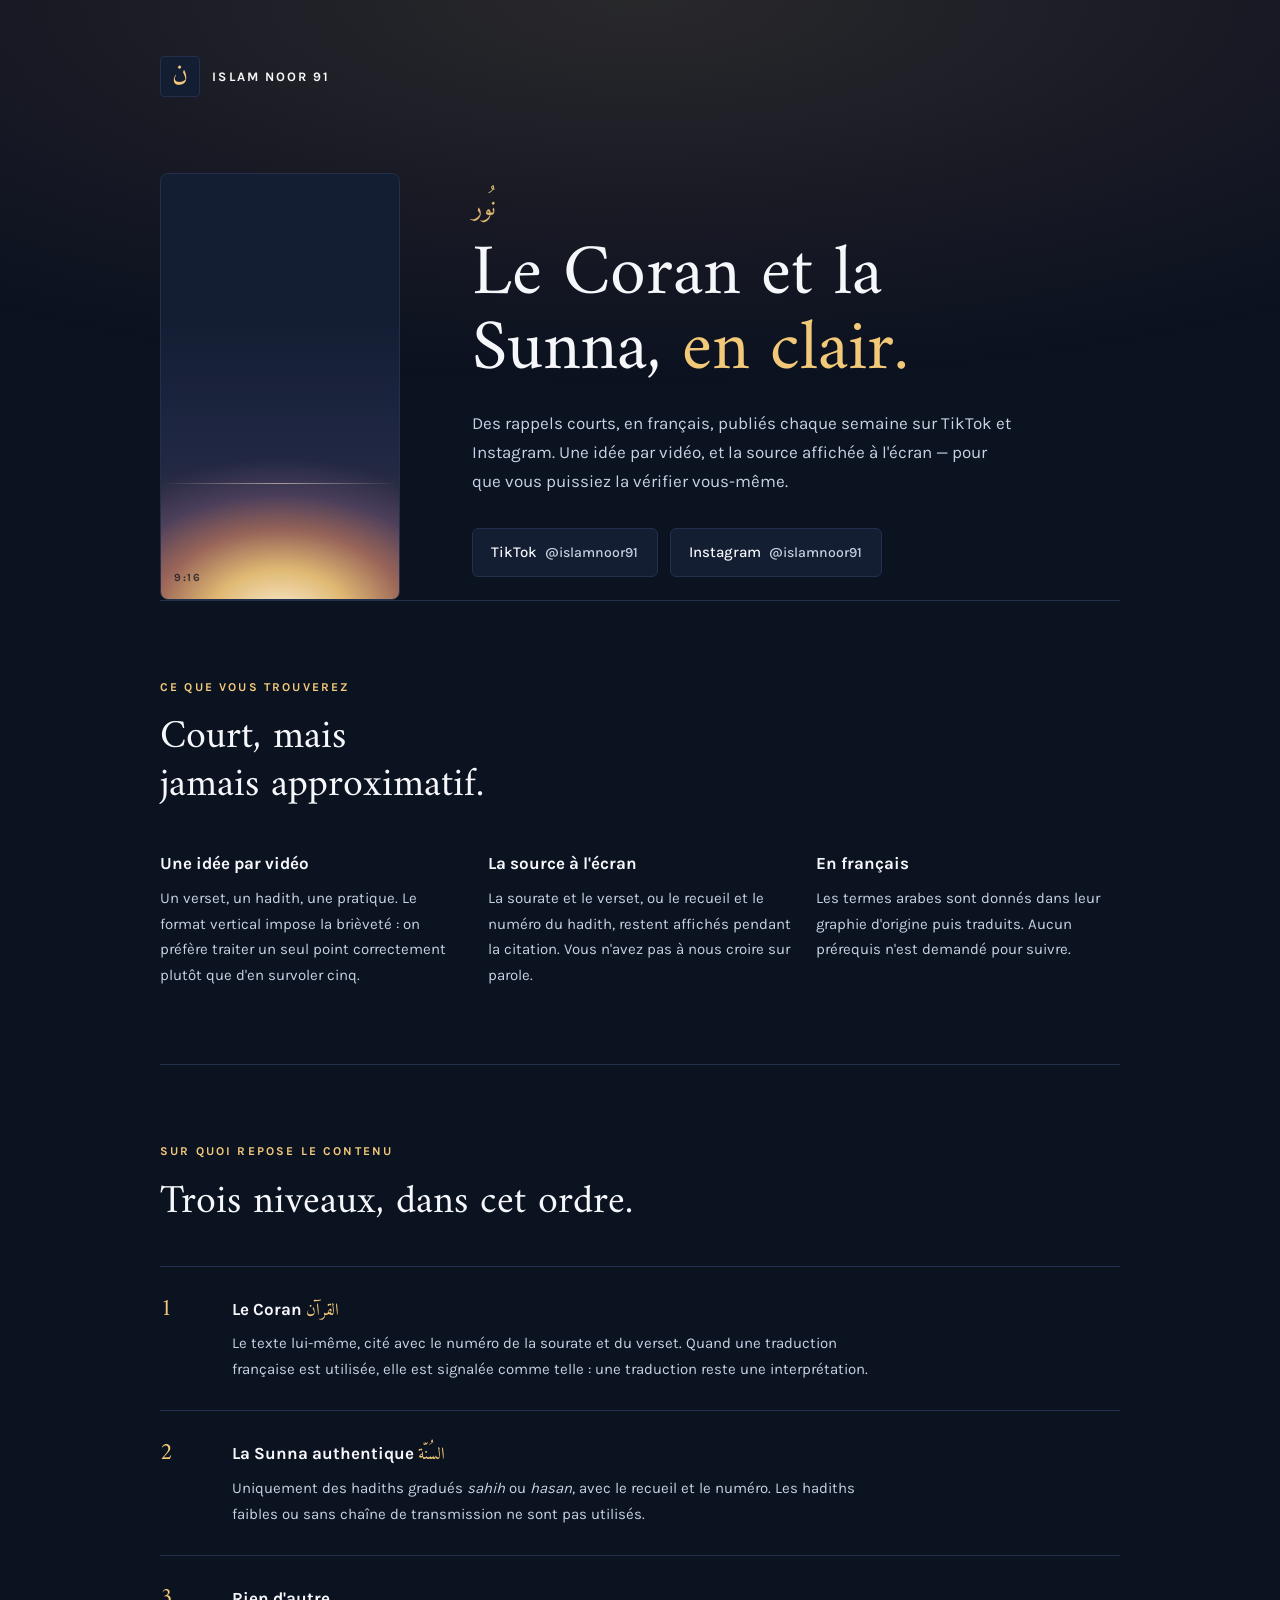
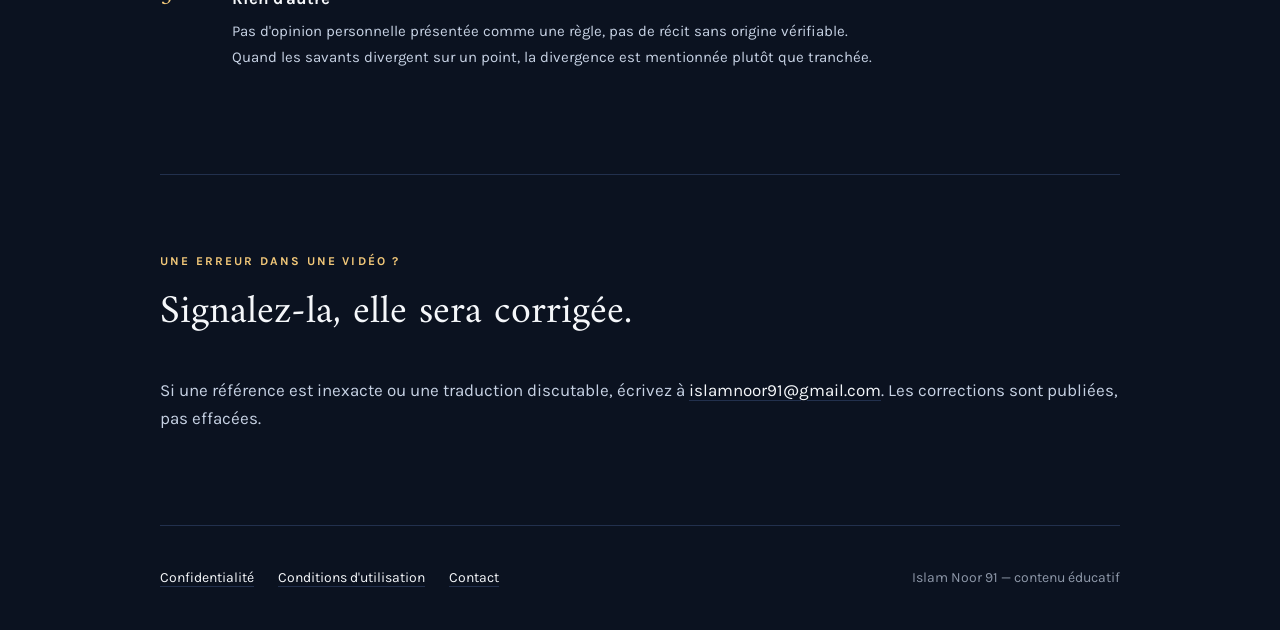
<file: index.html>
<!DOCTYPE html>
<html lang="fr">
<head>
<meta charset="UTF-8">
<meta name="viewport" content="width=device-width, initial-scale=1">
<title>Islam Noor 91 — Le Coran et la Sunna, en clair</title>
<meta name="description" content="Rappels islamiques courts en français, publiés sur TikTok et Instagram. Chaque vidéo cite sa source : le Coran ou un hadith authentique.">
<link rel="icon" href="data:image/svg+xml,<svg xmlns='http://www.w3.org/2000/svg' viewBox='0 0 32 32'><rect width='32' height='32' rx='6' fill='%230b1220'/><text x='16' y='24' font-size='22' text-anchor='middle' fill='%23f2c879' font-family='serif'>&#1606;</text></svg>">
<meta property="og:type" content="website">
<meta property="og:title" content="Islam Noor 91 — Le Coran et la Sunna, en clair">
<meta property="og:description" content="Rappels islamiques courts en français. Chaque vidéo cite sa source : le Coran ou un hadith authentique.">
<meta property="og:locale" content="fr_FR">
<meta name="twitter:card" content="summary">
<link rel="stylesheet" href="fonts.css">
<link rel="stylesheet" href="style.css">
</head>
<body>

<div class="enveloppe">

  <header class="bande-premiere">
    <a class="marque" href="index.html">
      <span class="marque-glyphe" aria-hidden="true">&#1606;</span>
      <span class="marque-nom">Islam Noor 91</span>
    </a>
  </header>

  <main>

    <section class="heros">
      <div class="ouverture">
        <div class="ouverture-lumiere"></div>
        <div class="ouverture-horizon"></div>
        <span class="ouverture-ratio">9:16</span>
      </div>

      <div>
        <p class="heros-arabe" lang="ar">&#1606;&#1615;&#1608;&#1585;</p>
        <h1 class="heros-titre">Le Coran et la Sunna, <em>en clair.</em></h1>
        <p class="heros-texte">
          Des rappels courts, en français, publiés chaque semaine sur TikTok et
          Instagram. Une idée par vidéo, et la source affichée à l'écran —
          pour que vous puissiez la vérifier vous-même.
        </p>

        <div class="liens">
          <a class="lien-plateforme" href="https://www.tiktok.com/@islamnoor91" rel="me noopener" target="_blank">
            TikTok <span class="lien-arobase">@islamnoor91</span>
          </a>
          <a class="lien-plateforme" href="https://www.instagram.com/islamnoor91" rel="me noopener" target="_blank">
            Instagram <span class="lien-arobase">@islamnoor91</span>
          </a>
        </div>
      </div>
    </section>

    <section class="bande">
      <p class="surtitre">Ce que vous trouverez</p>
      <h2 class="titre-section">Court, mais jamais approximatif.</h2>

      <div class="grille">
        <div>
          <h3 class="carte-titre">Une idée par vidéo</h3>
          <p class="carte-texte">
            Un verset, un hadith, une pratique. Le format vertical impose la
            brièveté : on préfère traiter un seul point correctement plutôt
            que d'en survoler cinq.
          </p>
        </div>
        <div>
          <h3 class="carte-titre">La source à l'écran</h3>
          <p class="carte-texte">
            La sourate et le verset, ou le recueil et le numéro du hadith,
            restent affichés pendant la citation. Vous n'avez pas à nous
            croire sur parole.
          </p>
        </div>
        <div>
          <h3 class="carte-titre">En français</h3>
          <p class="carte-texte">
            Les termes arabes sont donnés dans leur graphie d'origine puis
            traduits. Aucun prérequis n'est demandé pour suivre.
          </p>
        </div>
      </div>
    </section>

    <section class="bande">
      <p class="surtitre">Sur quoi repose le contenu</p>
      <h2 class="titre-section">Trois niveaux, dans cet ordre.</h2>

      <ol class="sources">
        <li class="source">
          <h3 class="source-titre">Le Coran <span lang="ar">&#1575;&#1604;&#1602;&#1585;&#1570;&#1606;</span></h3>
          <p class="source-texte">
            Le texte lui-même, cité avec le numéro de la sourate et du verset.
            Quand une traduction française est utilisée, elle est signalée
            comme telle : une traduction reste une interprétation.
          </p>
        </li>
        <li class="source">
          <h3 class="source-titre">La Sunna authentique <span lang="ar">&#1575;&#1604;&#1587;&#1615;&#1606;&#1617;&#1577;</span></h3>
          <p class="source-texte">
            Uniquement des hadiths gradués <em>sahih</em> ou <em>hasan</em>,
            avec le recueil et le numéro. Les hadiths faibles ou sans chaîne
            de transmission ne sont pas utilisés.
          </p>
        </li>
        <li class="source">
          <h3 class="source-titre">Rien d'autre</h3>
          <p class="source-texte">
            Pas d'opinion personnelle présentée comme une règle, pas de récit
            sans origine vérifiable. Quand les savants divergent sur un point,
            la divergence est mentionnée plutôt que tranchée.
          </p>
        </li>
      </ol>
    </section>

    <section class="bande">
      <p class="surtitre">Une erreur dans une vidéo ?</p>
      <h2 class="titre-section">Signalez-la, elle sera corrigée.</h2>
      <p class="prose-texte">
        Si une référence est inexacte ou une traduction discutable, écrivez à
        <a href="mailto:islamnoor91@gmail.com">islamnoor91@gmail.com</a>.
        Les corrections sont publiées, pas effacées.
      </p>
    </section>

  </main>

  <footer class="pied">
    <nav class="pied-navigation">
      <a href="privacy.html">Confidentialité</a>
      <a href="terms.html">Conditions d'utilisation</a>
      <a href="mailto:islamnoor91@gmail.com">Contact</a>
    </nav>
    <p class="pied-mention">Islam Noor 91 — contenu éducatif</p>
  </footer>

</div>

</body>
</html>
</file>
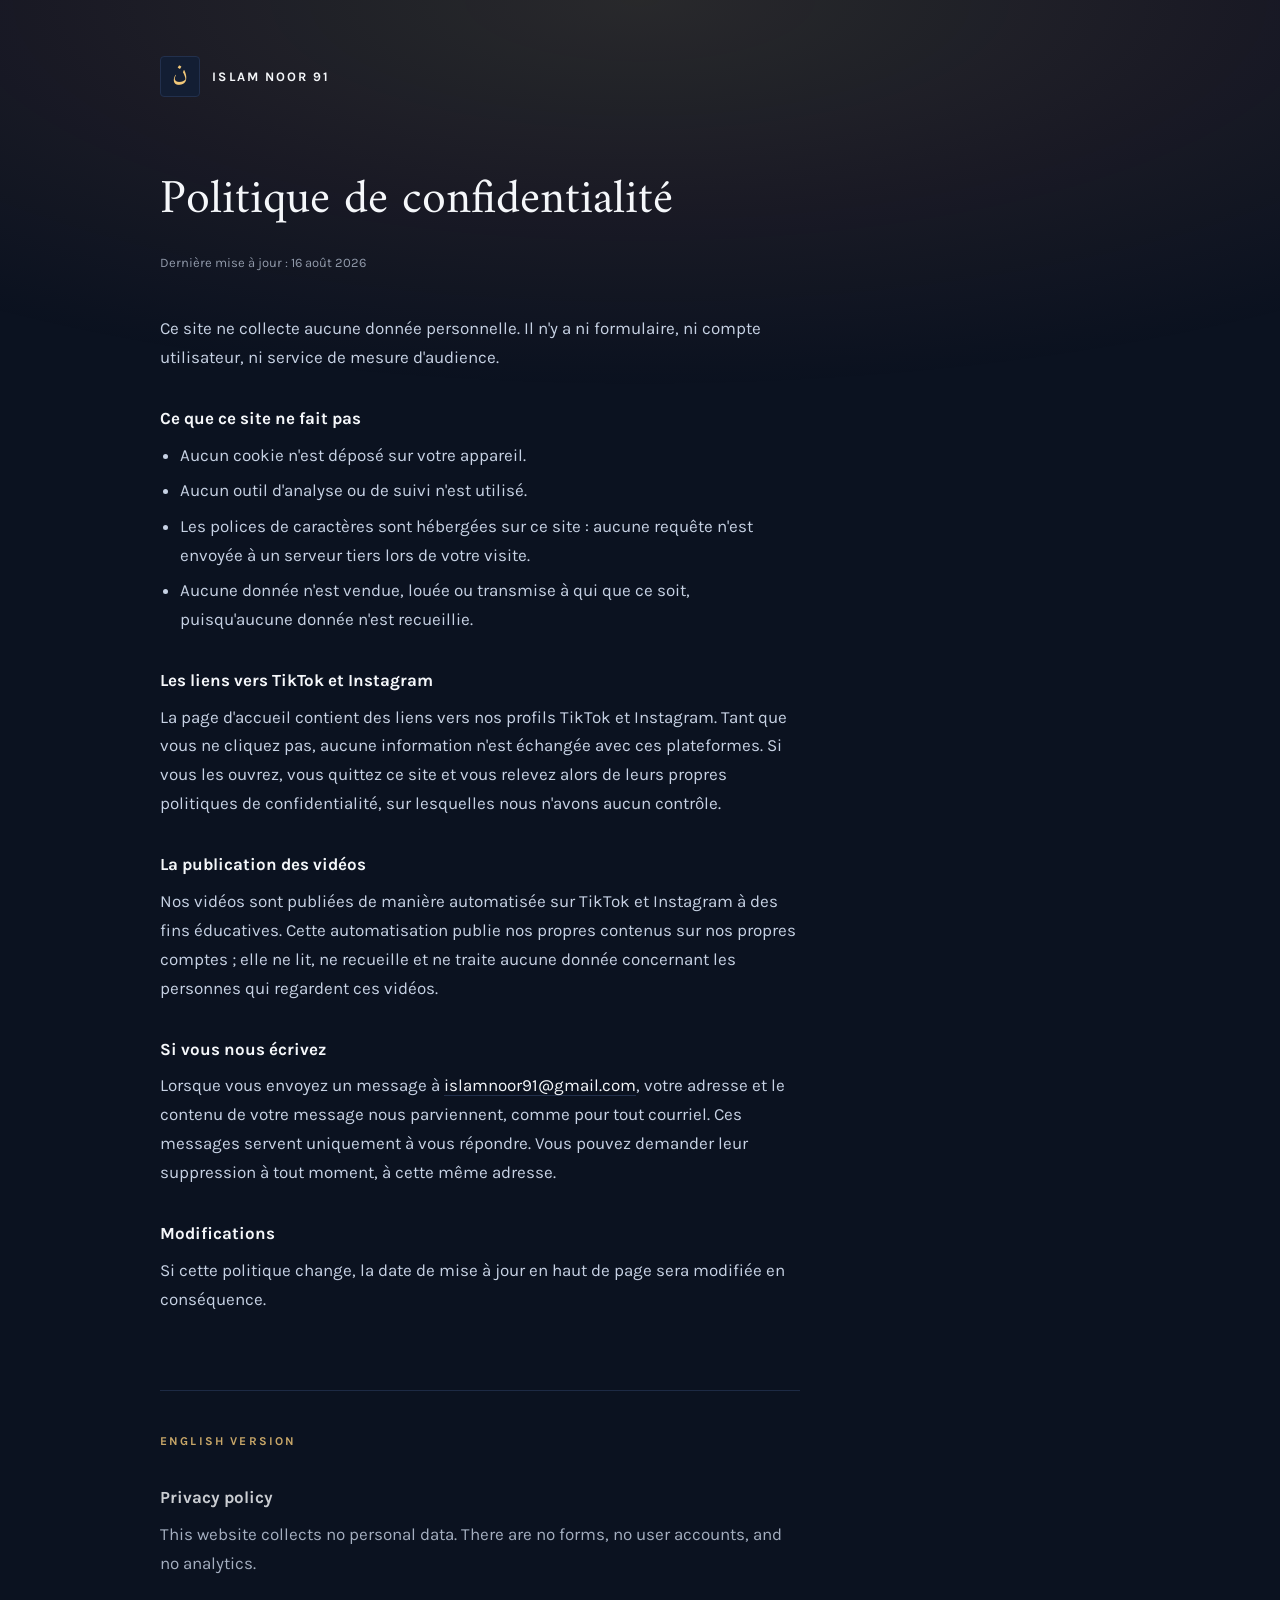
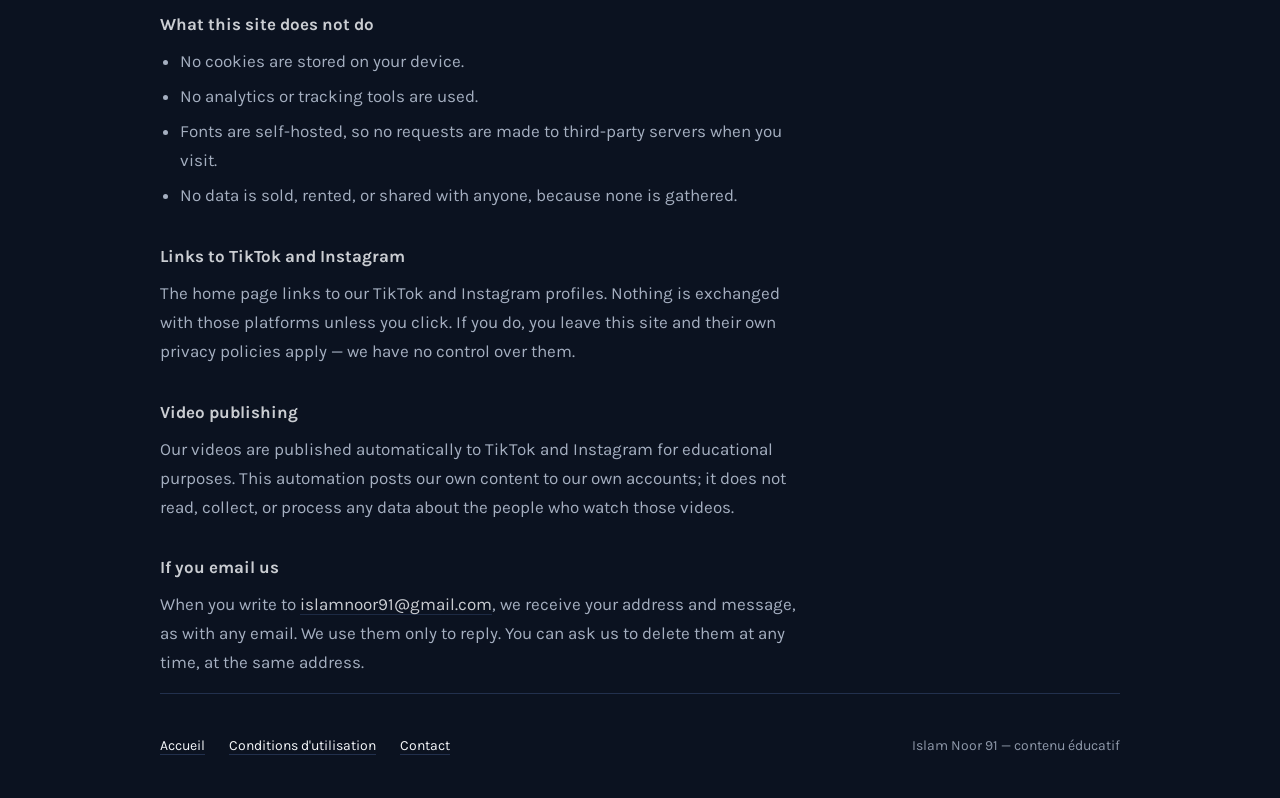
<file: privacy.html>
<!DOCTYPE html>
<html lang="fr">
<head>
<meta charset="UTF-8">
<meta name="viewport" content="width=device-width, initial-scale=1">
<title>Confidentialité — Islam Noor 91</title>
<meta name="description" content="Politique de confidentialité d'Islam Noor 91 : aucune donnée personnelle collectée, aucun cookie, aucun service tiers sur ce site.">
<link rel="icon" href="data:image/svg+xml,<svg xmlns='http://www.w3.org/2000/svg' viewBox='0 0 32 32'><rect width='32' height='32' rx='6' fill='%230b1220'/><text x='16' y='24' font-size='22' text-anchor='middle' fill='%23f2c879' font-family='serif'>&#1606;</text></svg>">
<link rel="stylesheet" href="fonts.css">
<link rel="stylesheet" href="style.css">
</head>
<body>

<div class="enveloppe">

  <header class="bande-premiere">
    <a class="marque" href="index.html">
      <span class="marque-glyphe" aria-hidden="true">&#1606;</span>
      <span class="marque-nom">Islam Noor 91</span>
    </a>
  </header>

  <main class="prose">

    <h1 class="prose-titre">Politique de confidentialité</h1>
    <p class="prose-date">Dernière mise à jour : 16 août 2026</p>

    <p class="prose-texte">
      Ce site ne collecte aucune donnée personnelle. Il n'y a ni formulaire,
      ni compte utilisateur, ni service de mesure d'audience.
    </p>

    <h2 class="prose-soustitre">Ce que ce site ne fait pas</h2>
    <ul class="prose-liste">
      <li>Aucun cookie n'est déposé sur votre appareil.</li>
      <li>Aucun outil d'analyse ou de suivi n'est utilisé.</li>
      <li>Les polices de caractères sont hébergées sur ce site : aucune requête n'est envoyée à un serveur tiers lors de votre visite.</li>
      <li>Aucune donnée n'est vendue, louée ou transmise à qui que ce soit, puisqu'aucune donnée n'est recueillie.</li>
    </ul>

    <h2 class="prose-soustitre">Les liens vers TikTok et Instagram</h2>
    <p class="prose-texte">
      La page d'accueil contient des liens vers nos profils TikTok et Instagram.
      Tant que vous ne cliquez pas, aucune information n'est échangée avec ces
      plateformes. Si vous les ouvrez, vous quittez ce site et vous relevez alors
      de leurs propres politiques de confidentialité, sur lesquelles nous n'avons
      aucun contrôle.
    </p>

    <h2 class="prose-soustitre">La publication des vidéos</h2>
    <p class="prose-texte">
      Nos vidéos sont publiées de manière automatisée sur TikTok et Instagram à
      des fins éducatives. Cette automatisation publie nos propres contenus sur
      nos propres comptes ; elle ne lit, ne recueille et ne traite aucune donnée
      concernant les personnes qui regardent ces vidéos.
    </p>

    <h2 class="prose-soustitre">Si vous nous écrivez</h2>
    <p class="prose-texte">
      Lorsque vous envoyez un message à
      <a href="mailto:islamnoor91@gmail.com">islamnoor91@gmail.com</a>, votre
      adresse et le contenu de votre message nous parviennent, comme pour tout
      courriel. Ces messages servent uniquement à vous répondre. Vous pouvez
      demander leur suppression à tout moment, à cette même adresse.
    </p>

    <h2 class="prose-soustitre">Modifications</h2>
    <p class="prose-texte">
      Si cette politique change, la date de mise à jour en haut de page sera
      modifiée en conséquence.
    </p>

    <section class="version-en" lang="en">
      <p class="version-drapeau">English version</p>

      <h2 class="prose-soustitre">Privacy policy</h2>
      <p class="prose-texte">
        This website collects no personal data. There are no forms, no user
        accounts, and no analytics.
      </p>

      <h3 class="prose-soustitre">What this site does not do</h3>
      <ul class="prose-liste">
        <li>No cookies are stored on your device.</li>
        <li>No analytics or tracking tools are used.</li>
        <li>Fonts are self-hosted, so no requests are made to third-party servers when you visit.</li>
        <li>No data is sold, rented, or shared with anyone, because none is gathered.</li>
      </ul>

      <h3 class="prose-soustitre">Links to TikTok and Instagram</h3>
      <p class="prose-texte">
        The home page links to our TikTok and Instagram profiles. Nothing is
        exchanged with those platforms unless you click. If you do, you leave
        this site and their own privacy policies apply — we have no control
        over them.
      </p>

      <h3 class="prose-soustitre">Video publishing</h3>
      <p class="prose-texte">
        Our videos are published automatically to TikTok and Instagram for
        educational purposes. This automation posts our own content to our own
        accounts; it does not read, collect, or process any data about the
        people who watch those videos.
      </p>

      <h3 class="prose-soustitre">If you email us</h3>
      <p class="prose-texte">
        When you write to
        <a href="mailto:islamnoor91@gmail.com">islamnoor91@gmail.com</a>, we
        receive your address and message, as with any email. We use them only
        to reply. You can ask us to delete them at any time, at the same
        address.
      </p>
    </section>

  </main>

  <footer class="pied">
    <nav class="pied-navigation">
      <a href="index.html">Accueil</a>
      <a href="terms.html">Conditions d'utilisation</a>
      <a href="mailto:islamnoor91@gmail.com">Contact</a>
    </nav>
    <p class="pied-mention">Islam Noor 91 — contenu éducatif</p>
  </footer>

</div>

</body>
</html>
</file>
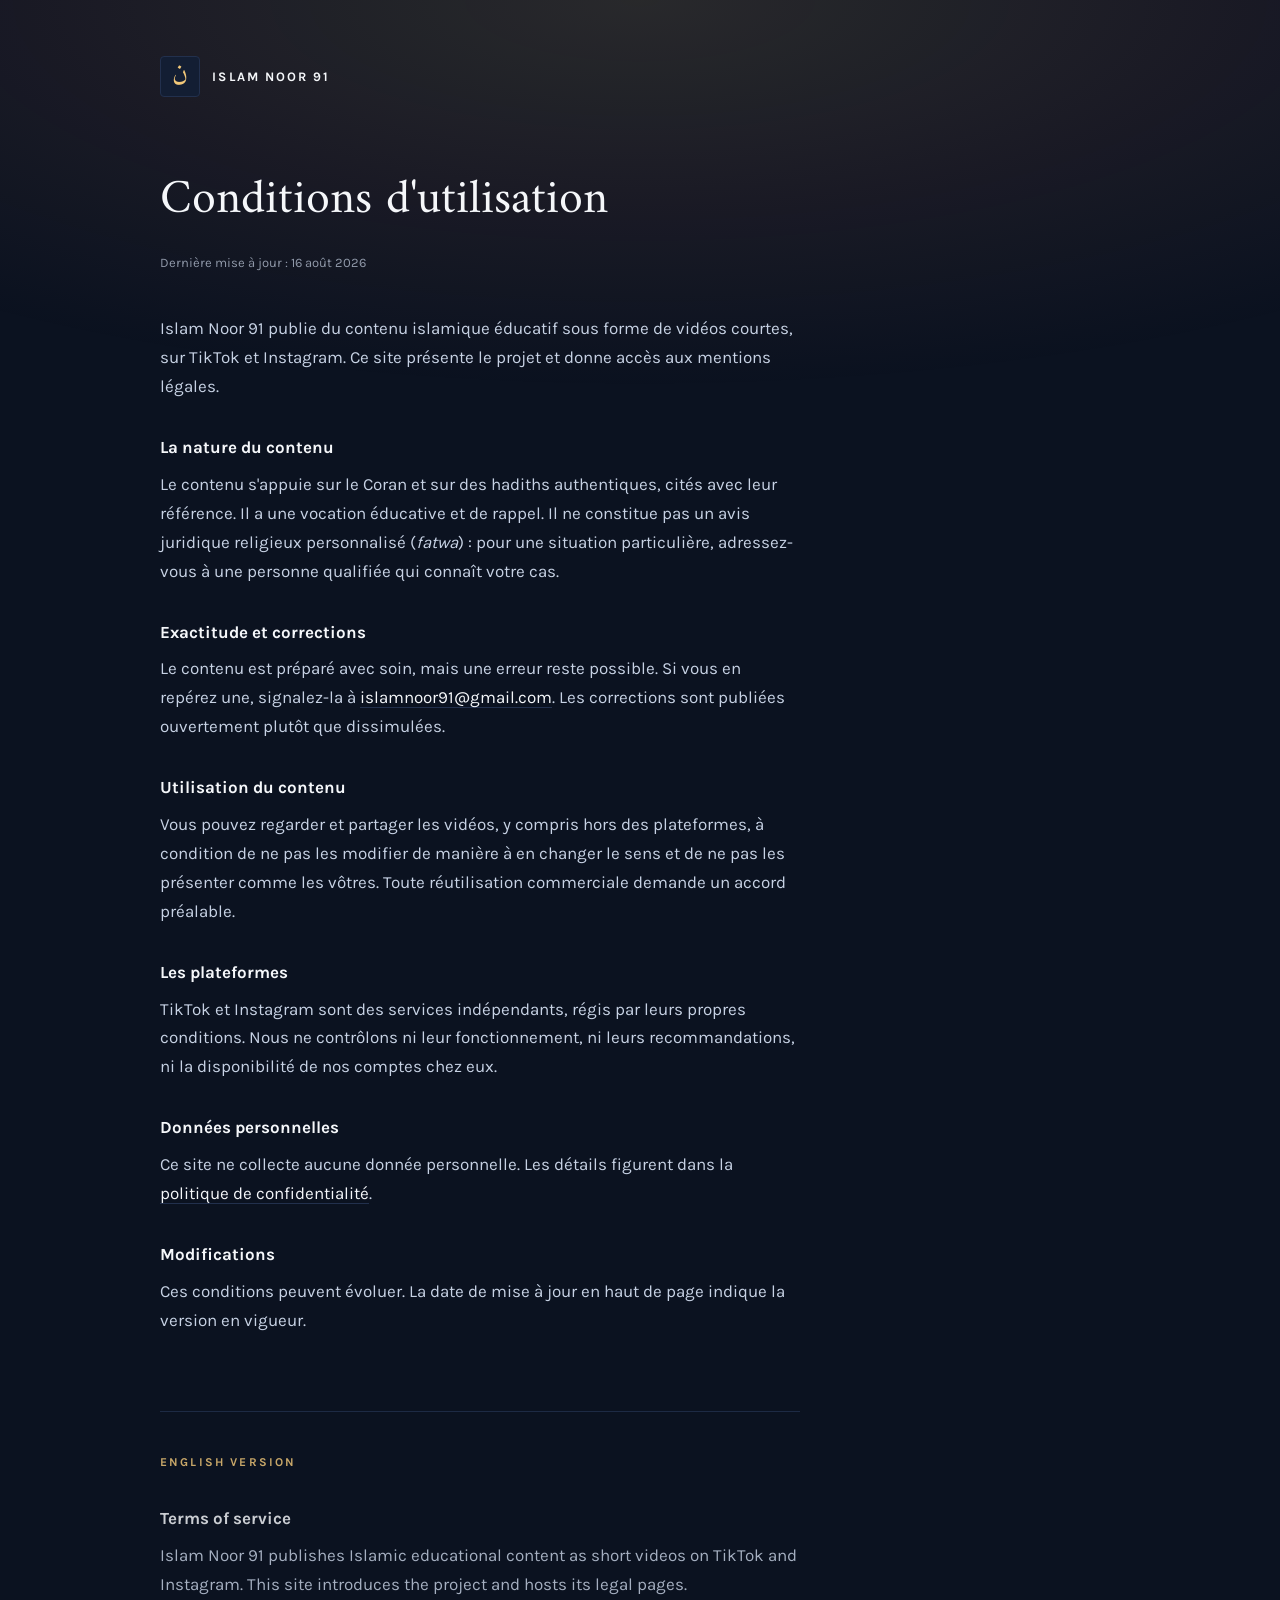
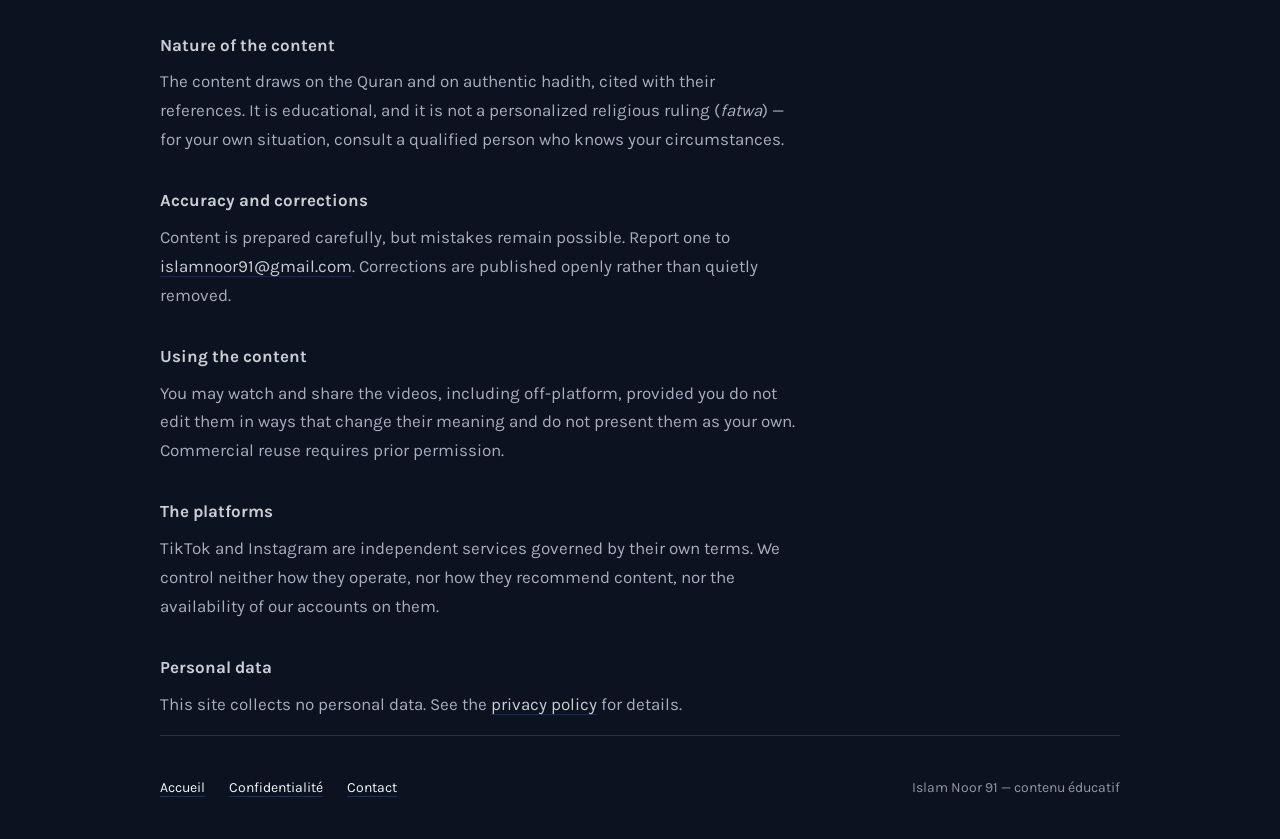
<file: terms.html>
<!DOCTYPE html>
<html lang="fr">
<head>
<meta charset="UTF-8">
<meta name="viewport" content="width=device-width, initial-scale=1">
<title>Conditions d'utilisation — Islam Noor 91</title>
<meta name="description" content="Conditions d'utilisation d'Islam Noor 91 : contenu éducatif fondé sur le Coran et les hadiths authentiques.">
<link rel="icon" href="data:image/svg+xml,<svg xmlns='http://www.w3.org/2000/svg' viewBox='0 0 32 32'><rect width='32' height='32' rx='6' fill='%230b1220'/><text x='16' y='24' font-size='22' text-anchor='middle' fill='%23f2c879' font-family='serif'>&#1606;</text></svg>">
<link rel="stylesheet" href="fonts.css">
<link rel="stylesheet" href="style.css">
</head>
<body>

<div class="enveloppe">

  <header class="bande-premiere">
    <a class="marque" href="index.html">
      <span class="marque-glyphe" aria-hidden="true">&#1606;</span>
      <span class="marque-nom">Islam Noor 91</span>
    </a>
  </header>

  <main class="prose">

    <h1 class="prose-titre">Conditions d'utilisation</h1>
    <p class="prose-date">Dernière mise à jour : 16 août 2026</p>

    <p class="prose-texte">
      Islam Noor 91 publie du contenu islamique éducatif sous forme de vidéos
      courtes, sur TikTok et Instagram. Ce site présente le projet et donne
      accès aux mentions légales.
    </p>

    <h2 class="prose-soustitre">La nature du contenu</h2>
    <p class="prose-texte">
      Le contenu s'appuie sur le Coran et sur des hadiths authentiques,
      cités avec leur référence. Il a une vocation éducative et de rappel.
      Il ne constitue pas un avis juridique religieux personnalisé
      (<em>fatwa</em>) : pour une situation particulière, adressez-vous à
      une personne qualifiée qui connaît votre cas.
    </p>

    <h2 class="prose-soustitre">Exactitude et corrections</h2>
    <p class="prose-texte">
      Le contenu est préparé avec soin, mais une erreur reste possible. Si vous
      en repérez une, signalez-la à
      <a href="mailto:islamnoor91@gmail.com">islamnoor91@gmail.com</a>. Les
      corrections sont publiées ouvertement plutôt que dissimulées.
    </p>

    <h2 class="prose-soustitre">Utilisation du contenu</h2>
    <p class="prose-texte">
      Vous pouvez regarder et partager les vidéos, y compris hors des
      plateformes, à condition de ne pas les modifier de manière à en changer
      le sens et de ne pas les présenter comme les vôtres. Toute réutilisation
      commerciale demande un accord préalable.
    </p>

    <h2 class="prose-soustitre">Les plateformes</h2>
    <p class="prose-texte">
      TikTok et Instagram sont des services indépendants, régis par leurs
      propres conditions. Nous ne contrôlons ni leur fonctionnement, ni leurs
      recommandations, ni la disponibilité de nos comptes chez eux.
    </p>

    <h2 class="prose-soustitre">Données personnelles</h2>
    <p class="prose-texte">
      Ce site ne collecte aucune donnée personnelle. Les détails figurent dans
      la <a href="privacy.html">politique de confidentialité</a>.
    </p>

    <h2 class="prose-soustitre">Modifications</h2>
    <p class="prose-texte">
      Ces conditions peuvent évoluer. La date de mise à jour en haut de page
      indique la version en vigueur.
    </p>

    <section class="version-en" lang="en">
      <p class="version-drapeau">English version</p>

      <h2 class="prose-soustitre">Terms of service</h2>
      <p class="prose-texte">
        Islam Noor 91 publishes Islamic educational content as short videos on
        TikTok and Instagram. This site introduces the project and hosts its
        legal pages.
      </p>

      <h3 class="prose-soustitre">Nature of the content</h3>
      <p class="prose-texte">
        The content draws on the Quran and on authentic hadith, cited with their
        references. It is educational, and it is not a personalized religious
        ruling (<em>fatwa</em>) — for your own situation, consult a qualified
        person who knows your circumstances.
      </p>

      <h3 class="prose-soustitre">Accuracy and corrections</h3>
      <p class="prose-texte">
        Content is prepared carefully, but mistakes remain possible. Report one
        to <a href="mailto:islamnoor91@gmail.com">islamnoor91@gmail.com</a>.
        Corrections are published openly rather than quietly removed.
      </p>

      <h3 class="prose-soustitre">Using the content</h3>
      <p class="prose-texte">
        You may watch and share the videos, including off-platform, provided you
        do not edit them in ways that change their meaning and do not present
        them as your own. Commercial reuse requires prior permission.
      </p>

      <h3 class="prose-soustitre">The platforms</h3>
      <p class="prose-texte">
        TikTok and Instagram are independent services governed by their own
        terms. We control neither how they operate, nor how they recommend
        content, nor the availability of our accounts on them.
      </p>

      <h3 class="prose-soustitre">Personal data</h3>
      <p class="prose-texte">
        This site collects no personal data. See the
        <a href="privacy.html">privacy policy</a> for details.
      </p>
    </section>

  </main>

  <footer class="pied">
    <nav class="pied-navigation">
      <a href="index.html">Accueil</a>
      <a href="privacy.html">Confidentialité</a>
      <a href="mailto:islamnoor91@gmail.com">Contact</a>
    </nav>
    <p class="pied-mention">Islam Noor 91 — contenu éducatif</p>
  </footer>

</div>

</body>
</html>
</file>
<file: fonts.css>
/* Polices hebergees localement : aucune requete vers un tiers.
   Amiri et Karla sont distribuees sous SIL Open Font License 1.1. */

/* arabic */
@font-face {
  font-family: 'Amiri';
  font-style: normal;
  font-weight: 400;
  font-display: swap;
  src: url(fonts/amiri-400-arabic.woff2) format('woff2');
  unicode-range: U+0600-06FF, U+0750-077F, U+0870-088E, U+0890-0891, U+0897-08E1, U+08E3-08FF, U+200C-200E, U+2010-2011, U+204F, U+2E41, U+FB50-FDFF, U+FE70-FE74, U+FE76-FEFC, U+102E0-102FB, U+10E60-10E7E, U+10EC2-10EC4, U+10EFC-10EFF, U+1EE00-1EE03, U+1EE05-1EE1F, U+1EE21-1EE22, U+1EE24, U+1EE27, U+1EE29-1EE32, U+1EE34-1EE37, U+1EE39, U+1EE3B, U+1EE42, U+1EE47, U+1EE49, U+1EE4B, U+1EE4D-1EE4F, U+1EE51-1EE52, U+1EE54, U+1EE57, U+1EE59, U+1EE5B, U+1EE5D, U+1EE5F, U+1EE61-1EE62, U+1EE64, U+1EE67-1EE6A, U+1EE6C-1EE72, U+1EE74-1EE77, U+1EE79-1EE7C, U+1EE7E, U+1EE80-1EE89, U+1EE8B-1EE9B, U+1EEA1-1EEA3, U+1EEA5-1EEA9, U+1EEAB-1EEBB, U+1EEF0-1EEF1;
}
/* latin-ext */
@font-face {
  font-family: 'Amiri';
  font-style: normal;
  font-weight: 400;
  font-display: swap;
  src: url(fonts/amiri-400-latin-ext.woff2) format('woff2');
  unicode-range: U+0100-02BA, U+02BD-02C5, U+02C7-02CC, U+02CE-02D7, U+02DD-02FF, U+0304, U+0308, U+0329, U+1D00-1DBF, U+1E00-1E9F, U+1EF2-1EFF, U+2020, U+20A0-20AB, U+20AD-20C0, U+2113, U+2C60-2C7F, U+A720-A7FF;
}
/* latin */
@font-face {
  font-family: 'Amiri';
  font-style: normal;
  font-weight: 400;
  font-display: swap;
  src: url(fonts/amiri-400-latin.woff2) format('woff2');
  unicode-range: U+0000-00FF, U+0131, U+0152-0153, U+02BB-02BC, U+02C6, U+02DA, U+02DC, U+0304, U+0308, U+0329, U+2000-206F, U+20AC, U+2122, U+2191, U+2193, U+2212, U+2215, U+FEFF, U+FFFD;
}
/* arabic */
@font-face {
  font-family: 'Amiri';
  font-style: normal;
  font-weight: 700;
  font-display: swap;
  src: url(fonts/amiri-700-arabic.woff2) format('woff2');
  unicode-range: U+0600-06FF, U+0750-077F, U+0870-088E, U+0890-0891, U+0897-08E1, U+08E3-08FF, U+200C-200E, U+2010-2011, U+204F, U+2E41, U+FB50-FDFF, U+FE70-FE74, U+FE76-FEFC, U+102E0-102FB, U+10E60-10E7E, U+10EC2-10EC4, U+10EFC-10EFF, U+1EE00-1EE03, U+1EE05-1EE1F, U+1EE21-1EE22, U+1EE24, U+1EE27, U+1EE29-1EE32, U+1EE34-1EE37, U+1EE39, U+1EE3B, U+1EE42, U+1EE47, U+1EE49, U+1EE4B, U+1EE4D-1EE4F, U+1EE51-1EE52, U+1EE54, U+1EE57, U+1EE59, U+1EE5B, U+1EE5D, U+1EE5F, U+1EE61-1EE62, U+1EE64, U+1EE67-1EE6A, U+1EE6C-1EE72, U+1EE74-1EE77, U+1EE79-1EE7C, U+1EE7E, U+1EE80-1EE89, U+1EE8B-1EE9B, U+1EEA1-1EEA3, U+1EEA5-1EEA9, U+1EEAB-1EEBB, U+1EEF0-1EEF1;
}
/* latin-ext */
@font-face {
  font-family: 'Amiri';
  font-style: normal;
  font-weight: 700;
  font-display: swap;
  src: url(fonts/amiri-700-latin-ext.woff2) format('woff2');
  unicode-range: U+0100-02BA, U+02BD-02C5, U+02C7-02CC, U+02CE-02D7, U+02DD-02FF, U+0304, U+0308, U+0329, U+1D00-1DBF, U+1E00-1E9F, U+1EF2-1EFF, U+2020, U+20A0-20AB, U+20AD-20C0, U+2113, U+2C60-2C7F, U+A720-A7FF;
}
/* latin */
@font-face {
  font-family: 'Amiri';
  font-style: normal;
  font-weight: 700;
  font-display: swap;
  src: url(fonts/amiri-700-latin.woff2) format('woff2');
  unicode-range: U+0000-00FF, U+0131, U+0152-0153, U+02BB-02BC, U+02C6, U+02DA, U+02DC, U+0304, U+0308, U+0329, U+2000-206F, U+20AC, U+2122, U+2191, U+2193, U+2212, U+2215, U+FEFF, U+FFFD;
}
/* latin-ext */
@font-face {
  font-family: 'Karla';
  font-style: normal;
  font-weight: 400;
  font-display: swap;
  src: url(fonts/karla-variable-latin-ext.woff2) format('woff2');
  unicode-range: U+0100-02BA, U+02BD-02C5, U+02C7-02CC, U+02CE-02D7, U+02DD-02FF, U+0304, U+0308, U+0329, U+1D00-1DBF, U+1E00-1E9F, U+1EF2-1EFF, U+2020, U+20A0-20AB, U+20AD-20C0, U+2113, U+2C60-2C7F, U+A720-A7FF;
}
/* latin */
@font-face {
  font-family: 'Karla';
  font-style: normal;
  font-weight: 400;
  font-display: swap;
  src: url(fonts/karla-variable-latin.woff2) format('woff2');
  unicode-range: U+0000-00FF, U+0131, U+0152-0153, U+02BB-02BC, U+02C6, U+02DA, U+02DC, U+0304, U+0308, U+0329, U+2000-206F, U+20AC, U+2122, U+2191, U+2193, U+2212, U+2215, U+FEFF, U+FFFD;
}
/* latin-ext */
@font-face {
  font-family: 'Karla';
  font-style: normal;
  font-weight: 500;
  font-display: swap;
  src: url(fonts/karla-variable-latin-ext.woff2) format('woff2');
  unicode-range: U+0100-02BA, U+02BD-02C5, U+02C7-02CC, U+02CE-02D7, U+02DD-02FF, U+0304, U+0308, U+0329, U+1D00-1DBF, U+1E00-1E9F, U+1EF2-1EFF, U+2020, U+20A0-20AB, U+20AD-20C0, U+2113, U+2C60-2C7F, U+A720-A7FF;
}
/* latin */
@font-face {
  font-family: 'Karla';
  font-style: normal;
  font-weight: 500;
  font-display: swap;
  src: url(fonts/karla-variable-latin.woff2) format('woff2');
  unicode-range: U+0000-00FF, U+0131, U+0152-0153, U+02BB-02BC, U+02C6, U+02DA, U+02DC, U+0304, U+0308, U+0329, U+2000-206F, U+20AC, U+2122, U+2191, U+2193, U+2212, U+2215, U+FEFF, U+FFFD;
}
/* latin-ext */
@font-face {
  font-family: 'Karla';
  font-style: normal;
  font-weight: 700;
  font-display: swap;
  src: url(fonts/karla-variable-latin-ext.woff2) format('woff2');
  unicode-range: U+0100-02BA, U+02BD-02C5, U+02C7-02CC, U+02CE-02D7, U+02DD-02FF, U+0304, U+0308, U+0329, U+1D00-1DBF, U+1E00-1E9F, U+1EF2-1EFF, U+2020, U+20A0-20AB, U+20AD-20C0, U+2113, U+2C60-2C7F, U+A720-A7FF;
}
/* latin */
@font-face {
  font-family: 'Karla';
  font-style: normal;
  font-weight: 700;
  font-display: swap;
  src: url(fonts/karla-variable-latin.woff2) format('woff2');
  unicode-range: U+0000-00FF, U+0131, U+0152-0153, U+02BB-02BC, U+02C6, U+02DA, U+02DC, U+0304, U+0308, U+0329, U+2000-206F, U+20AC, U+2122, U+2191, U+2193, U+2212, U+2215, U+FEFF, U+FFFD;
}
</file>
<file: style.css>
/* Islam Noor 91 — feuille de style commune
   Direction : la lumière qui se lève dans la nuit.
   Le fond est une nuit bleu-encre ; l'accent est un lever d'aube
   (or -> rose), jamais une couleur plate. */

:root {
  /* Palette */
  --nuit:        #0b1220;
  --nuit-clair:  #131e33;
  --nuit-bord:   #22304d;
  --aube:        #f2c879;
  --aube-rose:   #e08a6b;
  --voile:       #c7d2e4;
  --craie:       #f5f7fa;

  /* Typographie */
  --display: "Amiri", Georgia, "Times New Roman", serif;
  --texte:   "Karla", -apple-system, BlinkMacSystemFont, "Segoe UI", sans-serif;

  /* Rythme */
  --marge:  clamp(1.25rem, 5vw, 4rem);
  --bande:  clamp(3rem, 6.5vw, 4.75rem);
  --large:  68rem;
}

*,
*::before,
*::after { box-sizing: border-box; }

html {
  -webkit-text-size-adjust: 100%;
  scroll-behavior: smooth;
}

body {
  margin: 0;
  background: var(--nuit);
  color: var(--voile);
  font-family: var(--texte);
  font-size: 1.0625rem;
  line-height: 1.7;
  -webkit-font-smoothing: antialiased;
}

/* La lueur d'aube au sommet de chaque page : très basse en opacité,
   elle donne au bleu-nuit une chaleur vers le haut. */
body::before {
  content: "";
  position: fixed;
  inset: 0 0 auto 0;
  height: 60vh;
  background:
    radial-gradient(120% 100% at 50% 0%,
      rgba(242, 200, 121, 0.13) 0%,
      rgba(224, 138, 107, 0.07) 38%,
      transparent 72%);
  pointer-events: none;
  z-index: 0;
}

/* ---------- Structure ---------- */

.enveloppe {
  position: relative;
  z-index: 1;
  max-width: var(--large);
  margin: 0 auto;
  padding-inline: var(--marge);
}

.bande {
  padding-block: var(--bande);
  border-top: 1px solid var(--nuit-bord);
}

.bande-premiere {
  padding-block: clamp(2rem, 6vw, 3.5rem) var(--bande);
  border-top: 0;
}

/* ---------- Marque ---------- */

.marque {
  display: flex;
  align-items: center;
  gap: 0.75rem;
  text-decoration: none;
  color: inherit;
  width: fit-content;
}

.marque-glyphe {
  font-family: var(--display);
  font-size: 1.75rem;
  line-height: 1;
  color: var(--aube);
  padding: 0.35rem 0.7rem;
  border: 1px solid var(--nuit-bord);
  border-radius: 0.25rem;
  background: var(--nuit-clair);
}

.marque-nom {
  font-family: var(--texte);
  font-weight: 700;
  font-size: 0.8125rem;
  letter-spacing: 0.16em;
  text-transform: uppercase;
  color: var(--craie);
}

/* ---------- Héros ---------- */

.heros {
  display: grid;
  grid-template-columns: minmax(0, 15rem) minmax(0, 1fr);
  gap: clamp(2rem, 6vw, 4.5rem);
  align-items: center;
}

/* L'ouverture : le format vertical réel des vidéos, traité comme
   une fenêtre par laquelle la lumière se lève. C'est la signature
   de la page — tout le reste autour reste sobre. */
.ouverture {
  position: relative;
  aspect-ratio: 9 / 16;
  border: 1px solid var(--nuit-bord);
  border-radius: 0.5rem;
  background: var(--nuit-clair);
  overflow: hidden;
}

/* L'aube dans l'ouverture : un cœur chaud au ras de l'horizon, la rose
   au-dessus, puis la nuit violette qui reprend vers le haut. */
.ouverture-lumiere {
  position: absolute;
  inset: 0;
  background:
    radial-gradient(110% 42% at 50% 104%,
      rgba(255, 241, 214, 0.98) 0%,
      rgba(242, 200, 121, 0.90) 26%,
      rgba(224, 138, 107, 0.58) 48%,
      rgba(146, 104, 150, 0.30) 68%,
      transparent 88%),
    linear-gradient(to top,
      rgba(224, 138, 107, 0.22) 0%,
      rgba(97, 84, 140, 0.18) 34%,
      transparent 66%);
  transform: translateY(26%);
  opacity: 0;
  animation: lever 2600ms cubic-bezier(0.16, 1, 0.3, 1) 250ms forwards;
}

/* La ligne d'horizon, posée au tiers bas : elle donne l'échelle. */
.ouverture-horizon {
  position: absolute;
  left: 0;
  right: 0;
  bottom: 27%;
  height: 1px;
  background: linear-gradient(to right,
    transparent, rgba(255, 240, 214, 0.55), transparent);
  opacity: 0;
  animation: paraitre 1400ms ease 1500ms forwards;
}

@keyframes lever {
  to {
    transform: translateY(0);
    opacity: 1;
  }
}

@keyframes paraitre {
  to { opacity: 1; }
}

.ouverture-ratio {
  position: absolute;
  left: 0.8rem;
  bottom: 0.7rem;
  font-size: 0.6875rem;
  letter-spacing: 0.16em;
  color: rgba(11, 18, 32, 0.75);
  font-weight: 700;
}

.heros-titre {
  font-family: var(--display);
  font-weight: 400;
  font-size: clamp(2.5rem, 7.5vw, 4.5rem);
  line-height: 1.05;
  color: var(--craie);
  margin: 0 0 1.25rem;
  text-wrap: balance;
}

.heros-titre em {
  font-style: normal;
  color: var(--aube);
}

.heros-arabe {
  font-family: var(--display);
  font-size: 1.625rem;
  line-height: 1;
  color: var(--aube);
  margin: 0 0 1rem;
  text-align: start;
  unicode-bidi: isolate;
  opacity: 0.9;
}

.heros-texte {
  max-width: 34rem;
  margin: 0 0 2rem;
}

/* ---------- Liens d'action ---------- */

.liens {
  display: flex;
  flex-wrap: wrap;
  gap: 0.75rem;
}

.lien-plateforme {
  display: inline-flex;
  align-items: center;
  gap: 0.5rem;
  padding: 0.7rem 1.15rem;
  border: 1px solid var(--nuit-bord);
  border-radius: 0.375rem;
  background: var(--nuit-clair);
  color: var(--craie);
  font-weight: 500;
  font-size: 0.9375rem;
  text-decoration: none;
  transition: border-color 160ms ease, color 160ms ease, transform 160ms ease;
}

.lien-plateforme:hover {
  border-color: var(--aube);
  color: var(--aube);
  transform: translateY(-1px);
}

.lien-arobase {
  color: var(--voile);
  font-size: 0.875rem;
}

.lien-plateforme:hover .lien-arobase { color: inherit; }

/* ---------- Titres de section ---------- */

.surtitre {
  font-size: 0.75rem;
  font-weight: 700;
  letter-spacing: 0.18em;
  text-transform: uppercase;
  color: var(--aube);
  margin: 0 0 1rem;
}

.titre-section {
  font-family: var(--display);
  font-weight: 400;
  font-size: clamp(1.75rem, 4vw, 2.5rem);
  line-height: 1.2;
  color: var(--craie);
  margin: 0 0 2.5rem;
  max-width: 30rem;
  text-wrap: balance;
}

/* ---------- Cartes ---------- */

.grille {
  display: grid;
  grid-template-columns: repeat(auto-fit, minmax(15rem, 1fr));
  gap: 1.5rem;
}

.carte-titre {
  font-family: var(--texte);
  font-weight: 700;
  font-size: 1.0625rem;
  color: var(--craie);
  margin: 0 0 0.5rem;
}

.carte-texte {
  margin: 0;
  font-size: 0.9375rem;
}

/* ---------- Hiérarchie des sources ----------
   Ici l'ordre porte une information réelle : c'est la hiérarchie
   des preuves en islam. La numérotation est donc justifiée. */

.sources {
  list-style: none;
  margin: 0;
  padding: 0;
  counter-reset: source;
  border-top: 1px solid var(--nuit-bord);
}

.source {
  counter-increment: source;
  display: grid;
  grid-template-columns: 3rem minmax(0, 1fr);
  gap: 0 1.5rem;
  padding-block: 1.75rem;
  border-bottom: 1px solid var(--nuit-bord);
}

.source::before {
  content: counter(source);
  font-family: var(--display);
  font-size: 1.5rem;
  line-height: 1.2;
  color: var(--aube);
  grid-row: span 2;
}

/* Le dernier trait doublerait celui de la bande suivante. */
.source:last-child { border-bottom: 0; }

.source-titre {
  font-family: var(--texte);
  font-weight: 700;
  font-size: 1.0625rem;
  color: var(--craie);
  margin: 0 0 0.375rem;
}

.source-titre span {
  font-family: var(--display);
  font-weight: 400;
  color: var(--aube);
  margin-inline-start: 0.6rem;
  direction: rtl;
  unicode-bidi: isolate;
}

.source-texte {
  margin: 0;
  font-size: 0.9375rem;
  max-width: 40rem;
}

/* ---------- Pages légales ---------- */

.prose {
  max-width: 40rem;
}

.prose-titre {
  font-family: var(--display);
  font-weight: 400;
  font-size: clamp(2rem, 5vw, 3rem);
  line-height: 1.15;
  color: var(--craie);
  margin: 0 0 1.5rem;
}

.prose-date {
  font-size: 0.8125rem;
  color: var(--voile);
  opacity: 0.7;
  margin: 0 0 2.5rem;
}

.prose-soustitre {
  font-family: var(--texte);
  font-weight: 700;
  font-size: 1.0625rem;
  color: var(--craie);
  margin: 2rem 0 0.5rem;
}

.prose-texte {
  margin: 0 0 1rem;
}

.prose-liste {
  margin: 0 0 1rem;
  padding-inline-start: 1.25rem;
}

.prose-liste li { margin-bottom: 0.4rem; }

/* Version anglaise des pages légales, pour la revue TikTok. */
.version-en {
  margin-top: var(--bande);
  padding-top: 2.5rem;
  border-top: 1px solid var(--nuit-bord);
  opacity: 0.82;
}

.version-drapeau {
  font-size: 0.75rem;
  font-weight: 700;
  letter-spacing: 0.18em;
  text-transform: uppercase;
  color: var(--aube);
  margin: 0 0 1.5rem;
}

/* ---------- Pied de page ---------- */

.pied {
  display: flex;
  flex-wrap: wrap;
  justify-content: space-between;
  align-items: center;
  gap: 1.5rem;
  padding-block: 2.5rem;
  border-top: 1px solid var(--nuit-bord);
  font-size: 0.875rem;
}

.pied-navigation {
  display: flex;
  flex-wrap: wrap;
  gap: 1.5rem;
}

.pied-mention {
  margin: 0;
  opacity: 0.7;
}

/* ---------- Liens de texte ---------- */

a {
  color: var(--craie);
  text-decoration-color: var(--nuit-bord);
  text-underline-offset: 0.25em;
  transition: color 160ms ease, text-decoration-color 160ms ease;
}

a:hover {
  color: var(--aube);
  text-decoration-color: var(--aube);
}

:focus-visible {
  outline: 2px solid var(--aube);
  outline-offset: 3px;
  border-radius: 2px;
}

/* ---------- Mobile ---------- */

@media (max-width: 46rem) {
  .heros {
    grid-template-columns: minmax(0, 1fr);
    gap: 2.5rem;
  }

  .ouverture { max-width: 11rem; }

  .source {
    grid-template-columns: 2rem minmax(0, 1fr);
    gap: 0 1rem;
  }

  .pied { justify-content: flex-start; }
}

/* ---------- Mouvement réduit ---------- */

@media (prefers-reduced-motion: reduce) {
  html { scroll-behavior: auto; }

  .ouverture-lumiere {
    animation: none;
    transform: translateY(0);
    opacity: 1;
  }

  *,
  *::before,
  *::after {
    transition-duration: 0.01ms !important;
  }
}
</file>
